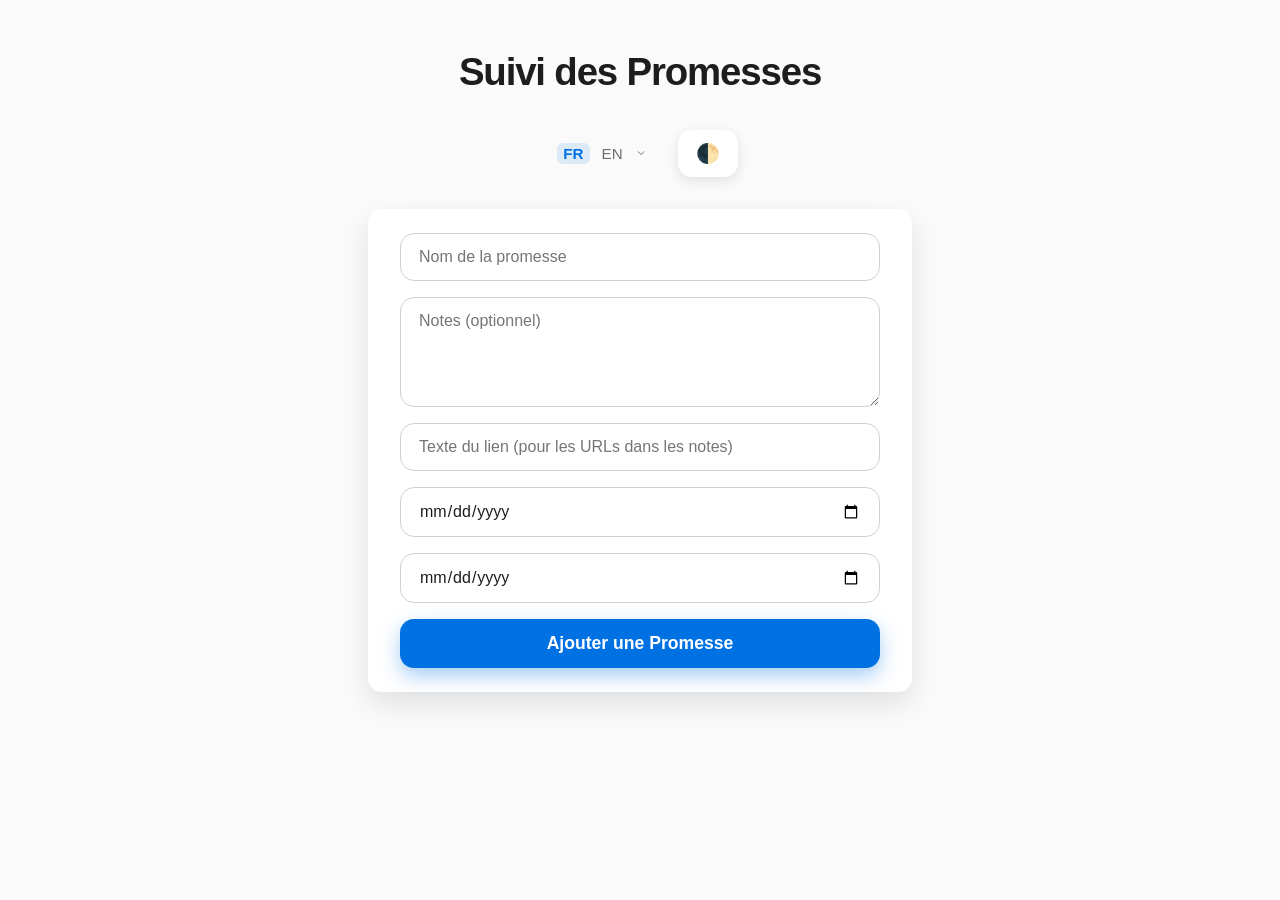
<file: V1-Web/index.html>
<!DOCTYPE html>
<html lang="fr">
<head>
<meta charset="UTF-8" />
<meta name="viewport" content="width=device-width, initial-scale=1.0, user-scalable=no" />
<title>Promise Tracker</title>
<style>
  :root {
    --bg-color: #fafafa;
    --card-bg: #fff;
    --text-color: #1d1d1f;
    --text-muted: #6e6e73;
    --primary: #0071e3;
    --primary-hover: #005bb5;
    --danger: #ff3b30;
    --danger-hover: #d32f2f;
    --success: #34c759;
    --success-hover: #28a745;
    --shadow-light: rgba(0,0,0,0.1);
    --shadow-heavy: rgba(0,0,0,0.15);
    --border-radius: 14px;
    --font-sans: -apple-system, BlinkMacSystemFont, "Segoe UI", Roboto, Oxygen, Ubuntu, Cantarell, "Open Sans", "Helvetica Neue", sans-serif;
  }
  [data-theme="dark"] {
    --bg-color: #1c1c1e;
    --card-bg: #2c2c2e;
    --text-color: #f0f0f3;
    --text-muted: #8e8e93;
    --primary: #0a84ff;
    --primary-hover: #005fcc;
    --danger: #ff453a;
    --danger-hover: #d32f2f;
    --success: #30d158;
    --success-hover: #28a745;
    --shadow-light: rgba(0,0,0,0.8);
    --shadow-heavy: rgba(0,0,0,0.95);
  }
  body {
    background: var(--bg-color);
    color: var(--text-color);
    font-family: var(--font-sans);
    margin: 0;
    padding: 24px;
    -webkit-font-smoothing: antialiased;
  }
  h1 {
    font-weight: 600;
    font-size: 2.4rem;
    text-align: center;
    margin-bottom: 36px;
    letter-spacing: -0.03em;
  }
  .controls-bar {
    display: flex;
    justify-content: center;
    align-items: center;
    gap: 16px;
    margin-bottom: 32px;
  }
  /* Sélecteur de langue Apple-ish */
  .lang-select {
    display: inline-flex;
    align-items: center;
    gap: 6px;
    font-weight: 500;
    font-size: 0.95rem;
    font-family: var(--font-sans);
    cursor: pointer;
    color: var(--text-muted);
    border-radius: var(--border-radius);
    padding: 6px 14px;
    user-select: none;
    position: relative;
    border: 1.2px solid transparent;
    transition: border-color 0.2s ease, color 0.2s ease;
  }
  .lang-select:hover,
  .lang-select:focus {
    color: var(--primary);
    border-color: var(--primary);
    outline: none;
    box-shadow: 0 0 6px var(--primary);
  }
  .lang-option {
    padding: 2px 6px;
    border-radius: 6px;
    user-select: none;
    transition: background-color 0.2s ease, color 0.2s ease;
  }
  .lang-option[aria-selected="true"] {
    font-weight: 700;
    color: var(--primary);
    background-color: rgba(0, 113, 227, 0.12);
  }
  .lang-option:hover:not([aria-selected="true"]) {
    background-color: rgba(0, 113, 227, 0.08);
  }
  .chevron {
    color: var(--text-muted);
    pointer-events: none;
    user-select: none;
    transition: color 0.2s ease;
  }
  .lang-select:hover .chevron,
  .lang-select:focus .chevron {
    color: var(--primary);
  }
  /* Bouton mode sombre */
  button.theme-toggle {
    border: none;
    background: var(--card-bg);
    padding: 12px 18px;
    font-size: 1.2rem;
    font-weight: 500;
    border-radius: var(--border-radius);
    box-shadow: 0 4px 12px var(--shadow-light);
    cursor: pointer;
    transition: background-color 0.3s ease, box-shadow 0.3s ease;
    display: flex;
    align-items: center;
    justify-content: center;
  }
  button.theme-toggle:hover {
    box-shadow: 0 6px 20px var(--shadow-heavy);
  }
  form {
    background: var(--card-bg);
    max-width: 480px;
    margin: 0 auto 48px auto;
    padding: 24px 32px;
    border-radius: var(--border-radius);
    box-shadow: 0 12px 28px var(--shadow-light);
    display: flex;
    flex-direction: column;
    gap: 16px;
  }
  form input[type="text"],
  form input[type="date"],
  form textarea {
    border: 1.5px solid #d1d1d6;
    border-radius: var(--border-radius);
    padding: 14px 18px;
    font-size: 1rem;
    color: var(--text-color);
    background: var(--card-bg);
    font-weight: 400;
    transition: border-color 0.3s ease;
    font-family: var(--font-sans);
  }
  form textarea {
    resize: vertical;
    min-height: 80px;
  }
  form input[type="text"]:focus,
  form input[type="date"]:focus,
  form textarea:focus {
    border-color: var(--primary);
    outline: none;
    box-shadow: 0 0 8px var(--primary);
  }
  form button[type="submit"] {
    background-color: var(--primary);
    color: white;
    border-radius: var(--border-radius);
    padding: 14px;
    font-size: 1.1rem;
    font-weight: 600;
    border: none;
    cursor: pointer;
    transition: background-color 0.25s ease;
    box-shadow: 0 8px 20px rgb(0 113 227 / 0.35);
  }
  form button[type="submit"]:hover {
    background-color: var(--primary-hover);
    box-shadow: 0 10px 28px rgb(0 91 181 / 0.6);
  }
  #promisesContainer {
    max-width: 600px;
    margin: 0 auto;
    display: flex;
    flex-direction: column;
    gap: 28px;
  }
  .promise {
    background: var(--card-bg);
    border-radius: var(--border-radius);
    box-shadow: 0 8px 20px var(--shadow-light);
    padding: 28px 32px;
    display: flex;
    flex-direction: column;
    gap: 14px;
  }
  .promise h2 {
    margin: 0;
    font-weight: 600;
    font-size: 1.5rem;
    letter-spacing: -0.02em;
    color: var(--text-color);
  }
  .notes {
    font-size: 1rem;
    color: var(--text-muted);
    white-space: pre-wrap;
    font-style: italic;
  }
  .notes a {
    color: var(--primary);
    text-decoration: none;
    font-weight: 600;
    transition: color 0.3s ease;
  }
  .notes a:hover {
    color: var(--primary-hover);
    text-decoration: underline;
  }
  .progress-bar {
    background: #e5e5ea;
    border-radius: 10px;
    overflow: hidden;
    height: 20px;
    box-shadow: inset 0 1px 3px rgb(0 0 0 / 0.1);
  }
  .progress {
    height: 100%;
    width: 0;
    border-radius: 10px;
    transition: width 0.5s ease-in-out;
    background: linear-gradient(90deg, var(--success), #a1de8a);
  }
  .progress.incomplete {
    background: linear-gradient(90deg, var(--danger), #f37c70);
  }
  .timer,
  .status {
    font-size: 0.9rem;
    color: var(--text-muted);
    font-weight: 500;
  }
  .controls {
    margin-top: 18px;
    display: none;
    flex-direction: column;
    gap: 12px;
  }
  .controls input[type="number"] {
    border: 1.5px solid #d1d1d6;
    border-radius: var(--border-radius);
    padding: 12px 14px;
    font-size: 1rem;
    font-weight: 500;
    transition: border-color 0.3s ease;
  }
  .controls input[type="number"]:focus {
    border-color: var(--primary);
    outline: none;
    box-shadow: 0 0 8px var(--primary);
  }
  .controls button {
    padding: 12px 18px;
    border-radius: var(--border-radius);
    font-weight: 600;
    font-size: 1rem;
    border: none;
    cursor: pointer;
    transition: background-color 0.3s ease;
    box-shadow: 0 8px 20px var(--shadow-light);
  }
  .mark-done {
    background-color: var(--primary);
    color: white;
  }
  .mark-done:hover {
    background-color: var(--primary-hover);
    box-shadow: 0 10px 28px rgb(0 91 181 / 0.6);
  }
  .mark-incomplete {
    background-color: var(--danger);
    color: white;
  }
  .mark-incomplete:hover {
    background-color: var(--danger-hover);
    box-shadow: 0 10px 28px rgb(211 47 47 / 0.8);
  }
  .delete-button {
    background-color: #8e8e93;
    color: white;
  }
  .delete-button:hover {
    background-color: #6b6b70;
    box-shadow: 0 8px 20px rgba(0, 0, 0, 0.15);
  }
  .toggle-controls {
    font-size: 0.9rem;
    color: var(--primary);
    font-weight: 600;
    cursor: pointer;
    align-self: flex-end;
    user-select: none;
    transition: color 0.3s ease;
  }
  .toggle-controls:hover {
    color: var(--primary-hover);
  }
  /* Responsive */
  @media (max-width: 600px) {
    body {
      padding: 16px;
    }
    form {
      padding: 20px;
      max-width: 100%;
    }
    #promisesContainer {
      max-width: 100%;
      margin: 0;
    }
  }
</style>
</head>
<body>

  <h1 id="pageTitle">Suivi des Promesses</h1>

  <div class="controls-bar">
    <div class="lang-select" tabindex="0" role="listbox" aria-label="Choisir la langue" aria-activedescendant="lang-fr">
      <div class="lang-option" id="lang-fr" role="option" aria-selected="true" data-lang="fr">FR</div>
      <div class="lang-option" id="lang-en" role="option" aria-selected="false" data-lang="en">EN</div>
      <svg class="chevron" width="12" height="12" viewBox="0 0 24 24" aria-hidden="true" focusable="false">
        <path fill="none" stroke="currentColor" stroke-width="2" d="M6 9l6 6 6-6"/>
      </svg>
    </div>
    <button class="theme-toggle" onclick="toggleTheme()" aria-label="Basculer le mode sombre">🌓</button>
  </div>

  <form id="addPromiseForm" aria-label="Ajouter une promesse">
    <input type="text" id="promiseTitle" placeholder="Nom de la promesse" required aria-required="true" />
    <textarea id="promiseNotes" placeholder="Notes (optionnel)" aria-label="Notes de la promesse"></textarea>
    <input type="text" id="linkText" placeholder="Texte du lien (pour les URLs dans les notes)" aria-label="Texte personnalisé pour les liens" />
    <input type="date" id="promiseStart" required aria-required="true" />
    <input type="date" id="promiseEnd" required aria-required="true" />
    <button type="submit" id="addButton">Ajouter une Promesse</button>
  </form>

  <div id="promisesContainer" aria-live="polite" aria-relevant="additions removals"></div>

<script>
  const translations = {
    fr: {
      title: "Suivi des Promesses",
      addButton: "Ajouter une Promesse",
      placeholder: "Nom de la promesse",
      notesPlaceholder: "Notes (optionnel)",
      linkTextPlaceholder: "Texte du lien (pour les URLs dans les notes)",
      modify: "Modifier la progression",
      markDone: "Marquer comme accompli",
      markIncomplete: "Marquer comme incomplète",
      delete: "Supprimer la promesse",
      completed: "Statut : Accompli ✅",
      incomplete: "Statut : Incomplet ❌",
      progress: (perc) => `Progression : ${perc}%`,
      overdue: (days) => `Délai dépassé de ${days} jours`,
      remaining: (days) => `Temps restant : ${days} jours`,
    },
    en: {
      title: "Promise Tracker",
      addButton: "Add Promise",
      placeholder: "Promise Name",
      notesPlaceholder: "Notes (optional)",
      linkTextPlaceholder: "Link text (for URLs in notes)",
      modify: "Edit Progress",
      markDone: "Mark as Completed",
      markIncomplete: "Mark as Incomplete",
      delete: "Delete Promise",
      completed: "Status: Completed ✅",
      incomplete: "Status: Incomplete ❌",
      progress: (perc) => `Progress: ${perc}%`,
      overdue: (days) => `Overdue by ${days} days`,
      remaining: (days) => `${days} days remaining`,
    },
  };

  let currentLang = "fr";

  const promisesContainer = document.getElementById("promisesContainer");
  const addPromiseForm = document.getElementById("addPromiseForm");

  let promises = JSON.parse(localStorage.getItem("promises") || "[]");

  // Gestion du sélecteur de langue custom Apple-ish
  const langSelect = document.querySelector('.lang-select');
  const langOptions = langSelect.querySelectorAll('.lang-option');

  langOptions.forEach(option => {
    option.addEventListener('click', () => {
      langOptions.forEach(o => {
        o.setAttribute('aria-selected', 'false');
      });
      option.setAttribute('aria-selected', 'true');
      currentLang = option.getAttribute('data-lang');
      renderUI();
    });
  });

  function toggleTheme() {
    document.body.dataset.theme = document.body.dataset.theme === "dark" ? "" : "dark";
  }

  function savePromises() {
    localStorage.setItem("promises", JSON.stringify(promises));
  }

  function toggleControls(index) {
    const controls = document.getElementById(`controls-${index}`);
    controls.style.display = controls.style.display === "flex" ? "none" : "flex";
  }

  function deletePromise(index) {
    if (
      confirm(
        currentLang === "fr"
          ? "Êtes-vous sûr de vouloir supprimer cette promesse ?"
          : "Are you sure you want to delete this promise?"
      )
    ) {
      promises.splice(index, 1);
      savePromises();
      renderPromises();
    }
  }

  // Remplace les URLs dans le texte par des liens avec texte personnalisé
  function linkify(text, linkText) {
    if (!text) return "";
    if (!linkText) linkText = ""; // si vide, affichera l'url brute
    const urlRegex = /(\bhttps?:\/\/[^\s]+)/g;
    return text.replace(urlRegex, (url) => {
      const displayText = linkText.trim() !== "" ? linkText.trim() : url;
      return `<a href="${url}" target="_blank" rel="noopener noreferrer">${displayText}</a>`;
    });
  }

  function renderUI() {
    const t = translations[currentLang];
    document.getElementById("pageTitle").innerText = t.title;
    document.getElementById("promiseTitle").placeholder = t.placeholder;
    document.getElementById("promiseNotes").placeholder = t.notesPlaceholder;
    document.getElementById("linkText").placeholder = t.linkTextPlaceholder;
    document.getElementById("addButton").innerText = t.addButton;
    renderPromises();
  }

  function renderPromises() {
    promisesContainer.innerHTML = "";
    const now = new Date();

    promises.forEach((promise, index) => {
      const t = translations[currentLang];
      const startDate = new Date(promise.startDate);
      const endDate = new Date(promise.endDate);
      const totalTime = endDate - startDate;
      const elapsedTime = Math.min(now - startDate, totalTime);

      const percentage =
        promise.completed
          ? 100
          : promise.percentage !== undefined
          ? promise.percentage
          : Math.min(100, Math.max(0, (elapsedTime / totalTime) * 100));

      const remainingTime = endDate - now;
      let timeText = "";
      let statusText = "";

      if (promise.completed) {
        timeText = `${Math.floor(totalTime / (1000 * 60 * 60 * 24))} d`;
        statusText = t.completed;
      } else if (remainingTime > 0) {
        const daysLeft = Math.ceil(remainingTime / (1000 * 60 * 60 * 24));
        timeText = t.remaining(daysLeft);
        statusText = t.progress(percentage.toFixed(1));
      } else {
        const overdueDays = Math.abs(Math.floor(remainingTime / (1000 * 60 * 60 * 24)));
        timeText = t.overdue(overdueDays);
        statusText = t.progress(percentage.toFixed(1));
      }

      const progressClass = promise.completed ? "" : "incomplete";

      const notesHTML = linkify(promise.notes, promise.linkText);

      promisesContainer.innerHTML += `
        <section class="promise" aria-label="${promise.title}">
          <h2>${promise.title}</h2>
          <div class="notes">${notesHTML}</div>
          <div class="progress-bar" role="progressbar" aria-valuemin="0" aria-valuemax="100" aria-valuenow="${percentage.toFixed(
            1
          )}">
            <div class="progress ${progressClass}" style="width:${percentage}%"></div>
          </div>
          <div class="timer">${timeText}</div>
          <div class="status">${statusText}</div>
          <div class="toggle-controls" tabindex="0" role="button" aria-pressed="false" aria-label="${
            t.modify
          }" onclick="toggleControls(${index})" onkeypress="if(event.key==='Enter')toggleControls(${index})">${t.modify}</div>
          <div class="controls" id="controls-${index}">
            <input type="number" min="0" max="100" placeholder="%" aria-label="Changer le pourcentage" onchange="updatePercentage(${index}, this.value)" />
            <button class="mark-done" onclick="markCompleted(${index})" aria-label="${t.markDone}">${t.markDone}</button>
            <button class="mark-incomplete" onclick="markIncomplete(${index})" aria-label="${t.markIncomplete}">${t.markIncomplete}</button>
            <button class="delete-button" onclick="deletePromise(${index})" aria-label="${t.delete}">${t.delete}</button>
          </div>
        </section>
      `;
    });
  }

  function updatePercentage(index, value) {
    const val = Math.max(0, Math.min(100, Number(value)));
    promises[index].percentage = val;
    if (val >= 100 && promises[index].completed !== false) promises[index].completed = true;
    else if (val < 100 && promises[index].completed === true) promises[index].completed = false;
    savePromises();
    renderPromises();
  }

  function markCompleted(index) {
    promises[index].completed = true;
    promises[index].percentage = 100;
    savePromises();
    renderPromises();
  }

  function markIncomplete(index) {
    promises[index].completed = false;
    savePromises();
    renderPromises();
  }

  addPromiseForm.addEventListener("submit", (e) => {
    e.preventDefault();

    const title = document.getElementById("promiseTitle").value.trim();
    const notes = document.getElementById("promiseNotes").value.trim();
    const linkText = document.getElementById("linkText").value.trim();
    const startDate = document.getElementById("promiseStart").value;
    const endDate = document.getElementById("promiseEnd").value;

    if (new Date(startDate) >= new Date(endDate)) {
      alert(
        currentLang === "fr"
          ? "La date de fin doit être postérieure à la date de début."
          : "End date must be after start date."
      );
      return;
    }
    if (!title) {
      alert(currentLang === "fr" ? "Le nom de la promesse est obligatoire." : "Promise name is required.");
      return;
    }

    promises.push({ title, notes, linkText, startDate, endDate, completed: false });

    savePromises();
    renderPromises();

    addPromiseForm.reset();
  });

  renderUI();
  setInterval(renderPromises, 1000 * 60 * 5); // actualise toutes les 5 min
</script>
</body>
</html>
</file>
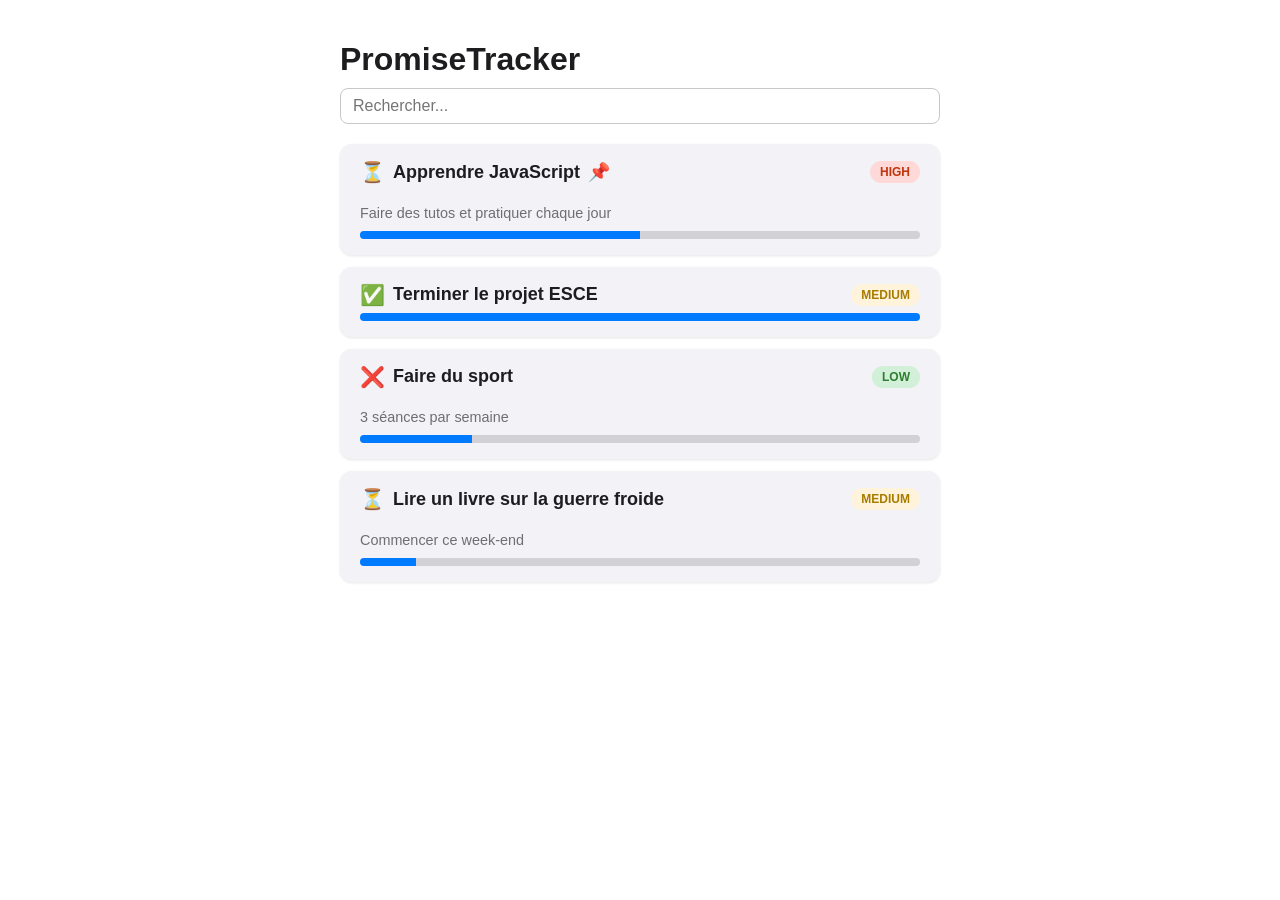
<file: V2-Web-Test/index.html>
<!DOCTYPE html>
<html lang="fr">
<head>
<meta charset="UTF-8" />
<meta name="viewport" content="width=device-width, initial-scale=1" />
<title>PromiseTracker Web</title>
<style>
  /* Reset & base */
  body {
    font-family: -apple-system, BlinkMacSystemFont, "Segoe UI", Roboto,
      Oxygen, Ubuntu, Cantarell, "Open Sans", "Helvetica Neue", sans-serif;
    background-color: #fff;
    color: #1d1d1f;
    margin: 0;
    padding: 20px;
  }

  h1 {
    font-weight: 700;
    font-size: 2rem;
    margin-bottom: 10px;
  }

  input[type="search"] {
    width: 100%;
    font-size: 1rem;
    padding: 8px 12px;
    margin-bottom: 20px;
    border: 1px solid #c7c7cc;
    border-radius: 8px;
    outline-offset: 2px;
    outline-color: #007aff;
  }

  .promise-list {
    list-style: none;
    padding: 0;
    margin: 0;
  }

  .promise-item {
    background: #f2f2f7;
    border-radius: 12px;
    margin-bottom: 12px;
    padding: 16px 20px;
    box-shadow: 0 1px 3px rgba(0,0,0,0.1);
    cursor: pointer;
    transition: box-shadow 0.25s ease;
    display: flex;
    flex-direction: column;
  }

  .promise-item:hover {
    box-shadow: 0 4px 12px rgba(0,0,0,0.15);
  }

  .promise-header {
    display: flex;
    justify-content: space-between;
    align-items: center;
    margin-bottom: 6px;
  }

  .promise-title {
    font-weight: 600;
    font-size: 1.125rem;
    display: flex;
    align-items: center;
    gap: 8px;
  }

  .pinned {
    color: #ff9500;
  }

  .priority {
    font-size: 0.75rem;
    font-weight: 600;
    padding: 4px 10px;
    border-radius: 12px;
    text-transform: uppercase;
    user-select: none;
  }
  .priority.low {
    background: #d1f0d7;
    color: #2e7d32;
  }
  .priority.medium {
    background: #fff4db;
    color: #a97c00;
  }
  .priority.high {
    background: #ffd8d8;
    color: #bf360c;
  }

  .promise-notes {
    font-size: 0.9rem;
    color: #6e6e73;
    margin-bottom: 10px;
  }

  .progress-bar {
    background: #d1d1d6;
    border-radius: 8px;
    height: 8px;
    width: 100%;
    overflow: hidden;
  }

  .progress-fill {
    background: #007aff;
    height: 8px;
    width: 0%;
    transition: width 0.5s ease;
  }

  .status-icon {
    font-size: 1.25rem;
  }

  /* Simple container for the app */
  .container {
    max-width: 600px;
    margin: 0 auto;
  }

</style>
</head>
<body>
  <div class="container">
    <h1>PromiseTracker</h1>
    <input type="search" id="searchInput" placeholder="Rechercher..." />

    <ul id="promiseList" class="promise-list"></ul>
  </div>

<script>
  const PROMISES = [
    {
      id: 1,
      title: "Apprendre JavaScript",
      notes: "Faire des tutos et pratiquer chaque jour",
      priority: "high",
      status: "active",
      progress: 0.5,
      pinned: true,
    },
    {
      id: 2,
      title: "Terminer le projet ESCE",
      notes: "",
      priority: "medium",
      status: "completed",
      progress: 1,
      pinned: false,
    },
    {
      id: 3,
      title: "Faire du sport",
      notes: "3 séances par semaine",
      priority: "low",
      status: "failed",
      progress: 0.2,
      pinned: false,
    },
    {
      id: 4,
      title: "Lire un livre sur la guerre froide",
      notes: "Commencer ce week-end",
      priority: "medium",
      status: "active",
      progress: 0.1,
      pinned: false,
    },
  ];

  const statusIcons = {
    active: "⏳",
    completed: "✅",
    failed: "❌",
  };

  function priorityClass(priority) {
    if (priority === "low") return "low";
    if (priority === "medium") return "medium";
    return "high";
  }

  function renderPromises(filter = "") {
    const list = document.getElementById("promiseList");
    list.innerHTML = "";

    // On trie avec les épinglés en premier
    const filteredPromises = PROMISES
      .filter(p =>
        p.title.toLowerCase().includes(filter.toLowerCase()) ||
        p.notes.toLowerCase().includes(filter.toLowerCase())
      )
      .sort((a, b) => {
        if (a.pinned && !b.pinned) return -1;
        if (!a.pinned && b.pinned) return 1;
        return 0;
      });

    filteredPromises.forEach(p => {
      const li = document.createElement("li");
      li.className = "promise-item";

      li.innerHTML = `
        <div class="promise-header">
          <div class="promise-title">
            <span class="status-icon">${statusIcons[p.status]}</span>
            ${p.title}
            ${p.pinned ? '<span class="pinned" title="Épinglé">📌</span>' : ""}
          </div>
          <div class="priority ${priorityClass(p.priority)}">${p.priority}</div>
        </div>
        ${p.notes ? `<p class="promise-notes">${p.notes}</p>` : ""}
        <div class="progress-bar">
          <div class="progress-fill" style="width: ${p.progress * 100}%"></div>
        </div>
      `;

      list.appendChild(li);
    });
  }

  document.getElementById("searchInput").addEventListener("input", (e) => {
    renderPromises(e.target.value);
  });

  renderPromises();

</script>
</body>
</html>
</file>
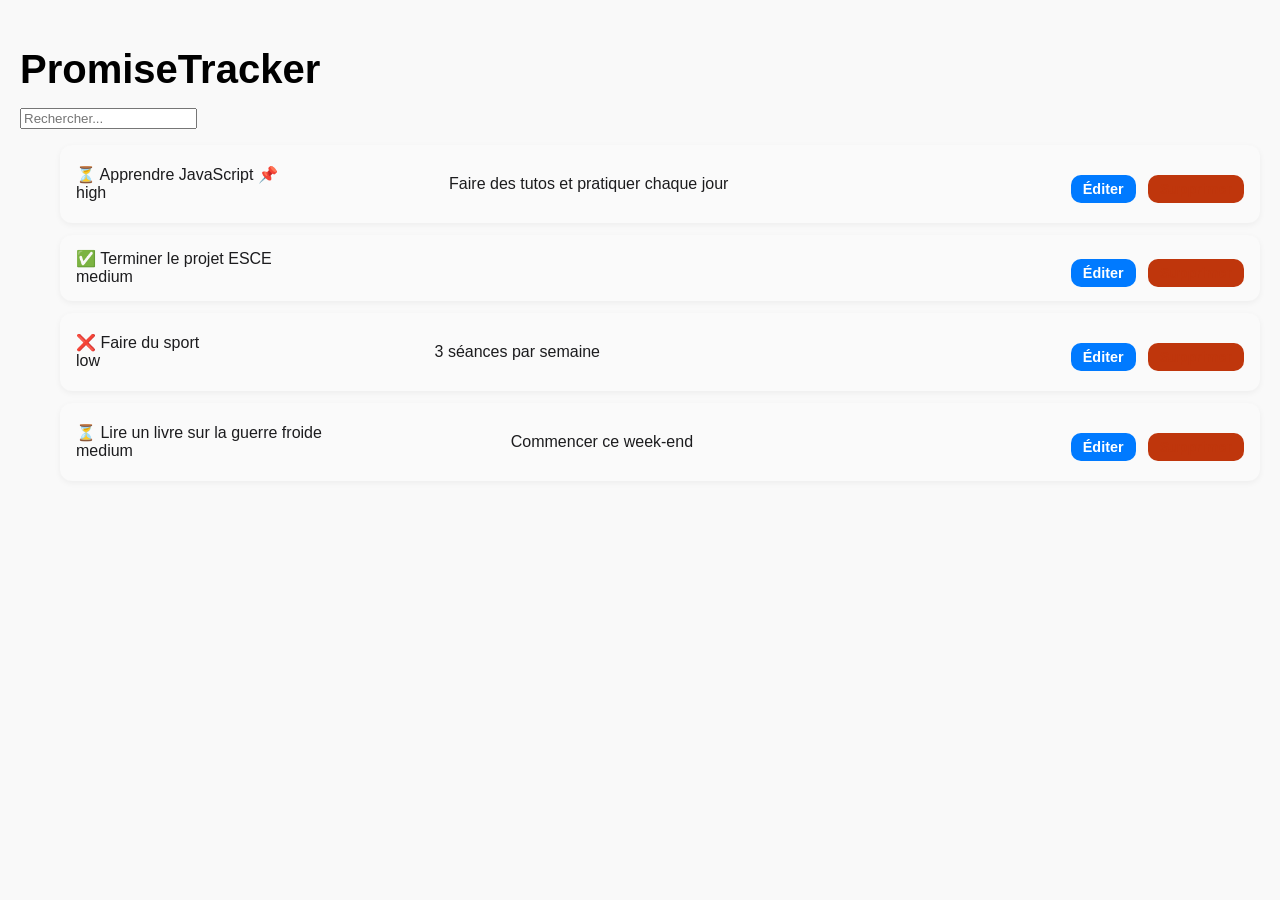
<file: V2-Web-Vrai/index.html>
<!DOCTYPE html>
<html lang="fr">
<head>
  <meta charset="UTF-8" />
  <meta name="viewport" content="width=device-width, initial-scale=1" />
  <title>PromiseTracker</title>
  <link rel="stylesheet" href="styles.css" />
</head>
<body>
  <header>
    <h1>PromiseTracker</h1>
    <input type="text" id="searchInput" placeholder="Rechercher..." />
  </header>

  <main>
    <ul id="promiseList" class="promise-list"></ul>
  </main>

  <script src="app.js"></script>
</body>
</html>
</file>
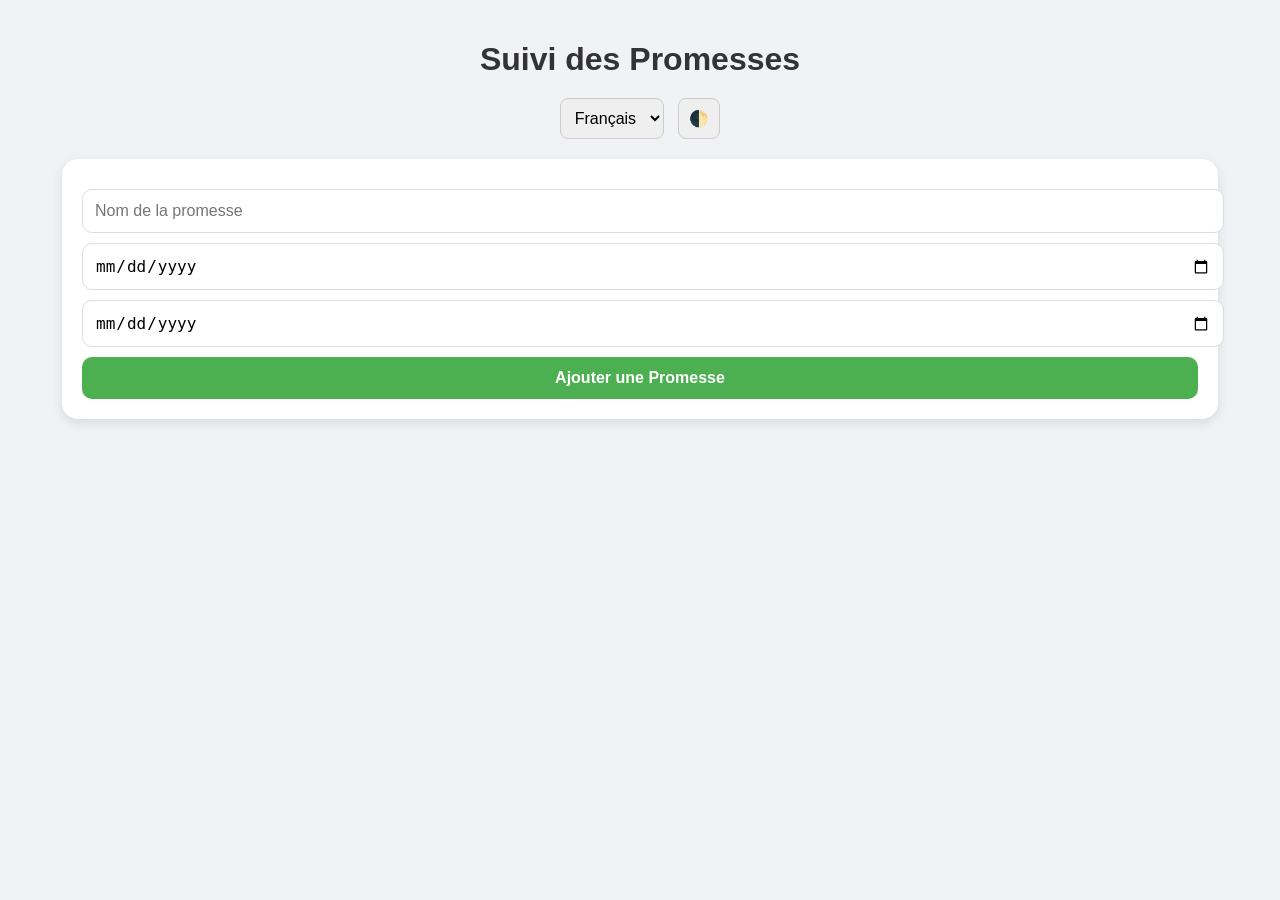
<file: iOS Version/PromiseTracker1/PromiseTracker/Resources/index.html>
<!DOCTYPE html>
<html lang="fr">
<head>
  <meta charset="UTF-8">
  <meta name="viewport" content="width=device-width, initial-scale=1.0, user-scalable=no">
  <title>Promise Tracker</title>
  <style>
    :root {
      --bg-color: #f0f2f5;
      --text-color: #333;
      --card-bg: #fff;
      --primary: #4caf50;
      --primary-hover: #45a047;
      --secondary: #2196f3;
      --secondary-hover: #1976d2;
      --danger: #e53935;
      --danger-hover: #c62828;
    }

    [data-theme="dark"] {
      --bg-color: #181818;
      --text-color: #eee;
      --card-bg: #242424;
    }

    body {
      font-family: -apple-system, BlinkMacSystemFont, "Segoe UI", Roboto, Oxygen, Ubuntu, Cantarell, "Open Sans", "Helvetica Neue", sans-serif;
      background: var(--bg-color);
      margin: 0;
      padding: 20px;
      color: var(--text-color);
      -webkit-font-smoothing: antialiased;
    }

    h1 {
      text-align: center;
      font-size: 2rem;
      margin-bottom: 20px;
    }

    .controls-bar {
      text-align: center;
      margin-bottom: 20px;
    }

    select, button.theme-toggle {
      padding: 10px;
      margin: 0 5px;
      border-radius: 8px;
      border: 1px solid #ccc;
      cursor: pointer;
      font-size: 1rem;
    }

    form {
      background: var(--card-bg);
      border-radius: 16px;
      box-shadow: 0 4px 12px rgba(0,0,0,0.1);
      max-width: 90%;
      margin: 20px auto;
      padding: 20px;
    }

    form input, form button {
      width: 100%;
      padding: 12px;
      margin-top: 10px;
      border-radius: 10px;
      border: 1px solid #ddd;
      font-size: 1rem;
    }

    form button {
      background: var(--primary);
      color: white;
      border: none;
      font-weight: bold;
    }

    form button:hover {
      background: var(--primary-hover);
    }

    .promise {
      background: var(--card-bg);
      border-radius: 16px;
      box-shadow: 0 4px 12px rgba(0,0,0,0.1);
      margin: 20px auto;
      padding: 20px;
      max-width: 90%;
    }

    .progress-bar {
      background: #e0e0e0;
      border-radius: 10px;
      overflow: hidden;
      margin: 15px 0;
      height: 20px;
    }

    .progress {
      background: linear-gradient(90deg, var(--primary), #81c784);
      height: 100%;
      width: 0;
      transition: width 0.5s ease-in-out;
    }

    .timer, .status {
      font-size: 0.9rem;
      margin-top: 5px;
    }

    .controls {
      margin-top: 15px;
      display: none;
      flex-direction: column;
      gap: 10px;
    }

    .controls input[type=number] {
      padding: 10px;
      border-radius: 8px;
      border: 1px solid #ccc;
      font-size: 1rem;
    }

    .controls button {
      padding: 10px;
      border-radius: 8px;
      border: none;
      color: white;
      font-weight: bold;
      cursor: pointer;
      font-size: 1rem;
    }

    .mark-done { background-color: var(--secondary); }
    .mark-done:hover { background-color: var(--secondary-hover); }
    .delete-button { background-color: var(--danger); }
    .delete-button:hover { background-color: var(--danger-hover); }

    .toggle-controls {
      margin-top: 10px;
      text-align: right;
      font-size: 0.85rem;
      cursor: pointer;
      color: var(--secondary);
    }

    .toggle-controls:hover {
      text-decoration: underline;
    }
  </style>
</head>
<body>

  <h1 id="pageTitle">Suivi des Promesses</h1>

  <div class="controls-bar">
    <select id="languageSelector">
      <option value="fr">Français</option>
      <option value="en">English</option>
    </select>
    <button class="theme-toggle" onclick="toggleTheme()">🌓</button>
  </div>

  <form id="addPromiseForm">
    <input type="text" id="promiseTitle" placeholder="Nom de la promesse" required>
    <input type="date" id="promiseStart" required>
    <input type="date" id="promiseEnd" required>
    <button type="submit" id="addButton">Ajouter une Promesse</button>
  </form>

  <div id="promisesContainer"></div>

  <script>
    const translations = {
      fr: {
        title: "Suivi des Promesses",
        addButton: "Ajouter une Promesse",
        placeholder: "Nom de la promesse",
        modify: "Modifier la progression",
        markDone: "Marquer comme accompli",
        delete: "Supprimer la promesse",
        completed: "Statut : Accompli ✅",
        progress: perc => `Progression : ${perc}%`,
        overdue: days => `Délai dépassé de ${days} jours`,
        remaining: days => `Temps restant : ${days} jours`
      },
      en: {
        title: "Promise Tracker",
        addButton: "Add Promise",
        placeholder: "Promise Name",
        modify: "Edit Progress",
        markDone: "Mark as Completed",
        delete: "Delete Promise",
        completed: "Status: Completed ✅",
        progress: perc => `Progress: ${perc}%`,
        overdue: days => `Overdue by ${days} days`,
        remaining: days => `${days} days remaining`
      }
    };

    let currentLang = 'fr';

    const promisesContainer = document.getElementById('promisesContainer');
    const addPromiseForm = document.getElementById('addPromiseForm');

    let promises = JSON.parse(localStorage.getItem('promises') || '[]');

    document.getElementById('languageSelector').addEventListener('change', e => {
      currentLang = e.target.value;
      renderUI();
    });

    function toggleTheme() {
      document.body.dataset.theme = document.body.dataset.theme === 'dark' ? '' : 'dark';
    }

    function savePromises() {
      localStorage.setItem('promises', JSON.stringify(promises));
    }

    function toggleControls(index) {
      const controls = document.getElementById(`controls-${index}`);
      controls.style.display = controls.style.display === 'flex' ? 'none' : 'flex';
    }

    function deletePromise(index) {
      if (confirm(currentLang === 'fr' ? "Êtes-vous sûr de vouloir supprimer cette promesse ?" : "Are you sure you want to delete this promise?")) {
        promises.splice(index, 1);
        savePromises();
        renderPromises();
      }
    }

    function renderUI() {
      document.getElementById('pageTitle').innerText = translations[currentLang].title;
      document.getElementById('promiseTitle').placeholder = translations[currentLang].placeholder;
      document.getElementById('addButton').innerText = translations[currentLang].addButton;
      renderPromises();
    }

    function renderPromises() {
      promisesContainer.innerHTML = '';
      const now = new Date();

      promises.forEach((promise, index) => {
        const t = translations[currentLang];
        const startDate = new Date(promise.startDate);
        const endDate = new Date(promise.endDate);
        const totalTime = endDate - startDate;
        const elapsedTime = Math.min(now - startDate, totalTime);

        const percentage = promise.completed ? 100 : (promise.percentage !== undefined ? promise.percentage : Math.min(100, Math.max(0, (elapsedTime / totalTime) * 100)));

        const remainingTime = endDate - now;
        let timeText = '';
        let statusText = '';

        if (promise.completed) {
          timeText = `${Math.floor(totalTime / (1000 * 60 * 60 * 24))} j`;
          statusText = t.completed;
        } else if (remainingTime > 0) {
          const daysLeft = Math.ceil(remainingTime / (1000 * 60 * 60 * 24));
          timeText = t.remaining(daysLeft);
          statusText = t.progress(percentage.toFixed(1));
        } else {
          const overdueDays = Math.abs(Math.floor(remainingTime / (1000 * 60 * 60 * 24)));
          timeText = t.overdue(overdueDays);
          statusText = t.progress(percentage.toFixed(1));
        }

        const html = `
          <div class="promise">
            <h2>${promise.title}</h2>
            <div class="progress-bar">
              <div class="progress" style="width:${percentage}%"></div>
            </div>
            <div class="timer">${timeText}</div>
            <div class="status">${statusText}</div>
            <div class="toggle-controls" onclick="toggleControls(${index})">${t.modify}</div>
            <div class="controls" id="controls-${index}">
              <input type="number" min="0" max="100" placeholder="%" onchange="updatePercentage(${index}, this.value)">
              <button class="mark-done" onclick="markCompleted(${index})">${t.markDone}</button>
              <button class="delete-button" onclick="deletePromise(${index})">${t.delete}</button>
            </div>
          </div>
        `;

        promisesContainer.innerHTML += html;
      });
    }

    function updatePercentage(index, value) {
      const val = Math.max(0, Math.min(100, Number(value)));
      promises[index].percentage = val;
      if (val >= 100) promises[index].completed = true;
      savePromises();
      renderPromises();
    }

    function markCompleted(index) {
      promises[index].completed = true;
      promises[index].percentage = 100;
      savePromises();
      renderPromises();
    }

    addPromiseForm.addEventListener('submit', (e) => {
      e.preventDefault();

      const title = document.getElementById('promiseTitle').value;
      const startDate = document.getElementById('promiseStart').value;
      const endDate = document.getElementById('promiseEnd').value;

      if (new Date(startDate) >= new Date(endDate)) {
        alert(currentLang === 'fr' ? "La date de fin doit être postérieure à la date de début." : "End date must be after start date.");
        return;
      }

      promises.push({ title, startDate, endDate, completed: false });

      savePromises();
      renderPromises();

      addPromiseForm.reset();
    });

    renderUI();
    setInterval(renderPromises, 1000 * 60 * 60);
  </script>

</body>
</html>
</file>
<file: V2-Web-Vrai/styles.css>
/* --- Global styles --- */
body {
  font-family: -apple-system, BlinkMacSystemFont, "Segoe UI", Roboto, Oxygen,
    Ubuntu, Cantarell, "Open Sans", "Helvetica Neue", sans-serif;
  background-color: #f9f9f9;
  margin: 0;
  padding: 20px;
  color: #1c1c1e;
}

/* --- Container --- */
.container {
  max-width: 700px;
  margin: 0 auto;
  background-color: white;
  border-radius: 12px;
  box-shadow: 0 4px 12px rgba(0, 0, 0, 0.1);
  padding: 20px;
}

/* --- Header --- */
h1 {
  font-weight: 700;
  font-size: 2.5rem;
  margin-bottom: 16px;
  color: #000;
}

/* --- Form styles --- */
#add-promise-form {
  display: flex;
  flex-wrap: wrap;
  gap: 12px;
  margin-bottom: 24px;
}

#add-promise-form input[type="text"] {
  flex-grow: 1;
  padding: 10px 14px;
  font-size: 1rem;
  border: 1.5px solid #d1d1d6;
  border-radius: 10px;
  outline-offset: 2px;
  transition: border-color 0.25s ease;
}

#add-promise-form input[type="text"]:focus {
  border-color: #007aff;
}

#add-promise-form button {
  background-color: #007aff;
  color: white;
  font-weight: 600;
  font-size: 1rem;
  border: none;
  border-radius: 10px;
  padding: 10px 18px;
  cursor: pointer;
  transition: background-color 0.25s ease;
}

#add-promise-form button:hover {
  background-color: #005bb5;
}

/* --- Promise List --- */
#promise-list {
  list-style: none;
  padding: 0;
  margin: 0;
}

.promise-item {
  background-color: #fafafa;
  padding: 14px 16px;
  margin-bottom: 12px;
  border-radius: 12px;
  box-shadow: 0 2px 6px rgba(0, 0, 0, 0.05);
  display: flex;
  align-items: center;
  justify-content: space-between;
  transition: background-color 0.25s ease;
}

.promise-item:hover {
  background-color: #f0f0f5;
}

/* --- Promise Text --- */
.promise-text {
  flex-grow: 1;
  font-size: 1.1rem;
  color: #1c1c1e;
  user-select: none;
}

/* --- Buttons Group --- */
.promise-actions {
  display: flex;
  gap: 8px;
}

/* --- Edit Button --- */
.promise-item button.editBtn {
  background-color: #007aff;
  color: white;
  font-size: 0.9rem;
  padding: 6px 12px;
  border: none;
  border-radius: 10px;
  cursor: pointer;
  font-weight: 600;
  transition: background-color 0.25s ease;
}

.promise-item button.editBtn:hover {
  background-color: #005bb5;
}

/* --- Delete Button --- */
.promise-item button.deleteBtn {
  background-color: #bf360c;
  color: white;
  font-size: 0.9rem;
  padding: 6px 12px;
  border: none;
  border-radius: 10px;
  cursor: pointer;
  font-weight: 600;
  transition: background-color 0.25s ease;
}

.promise-item button.deleteBtn:hover {
  background-color: #8c1a06;
}

/* --- Responsive --- */
@media (max-width: 480px) {
  #add-promise-form {
    flex-direction: column;
  }

  #add-promise-form button {
    width: 100%;
  }

  .promise-actions {
    flex-direction: column;
  }

  .promise-item {
    flex-direction: column;
    align-items: flex-start;
  }
}
</file>
